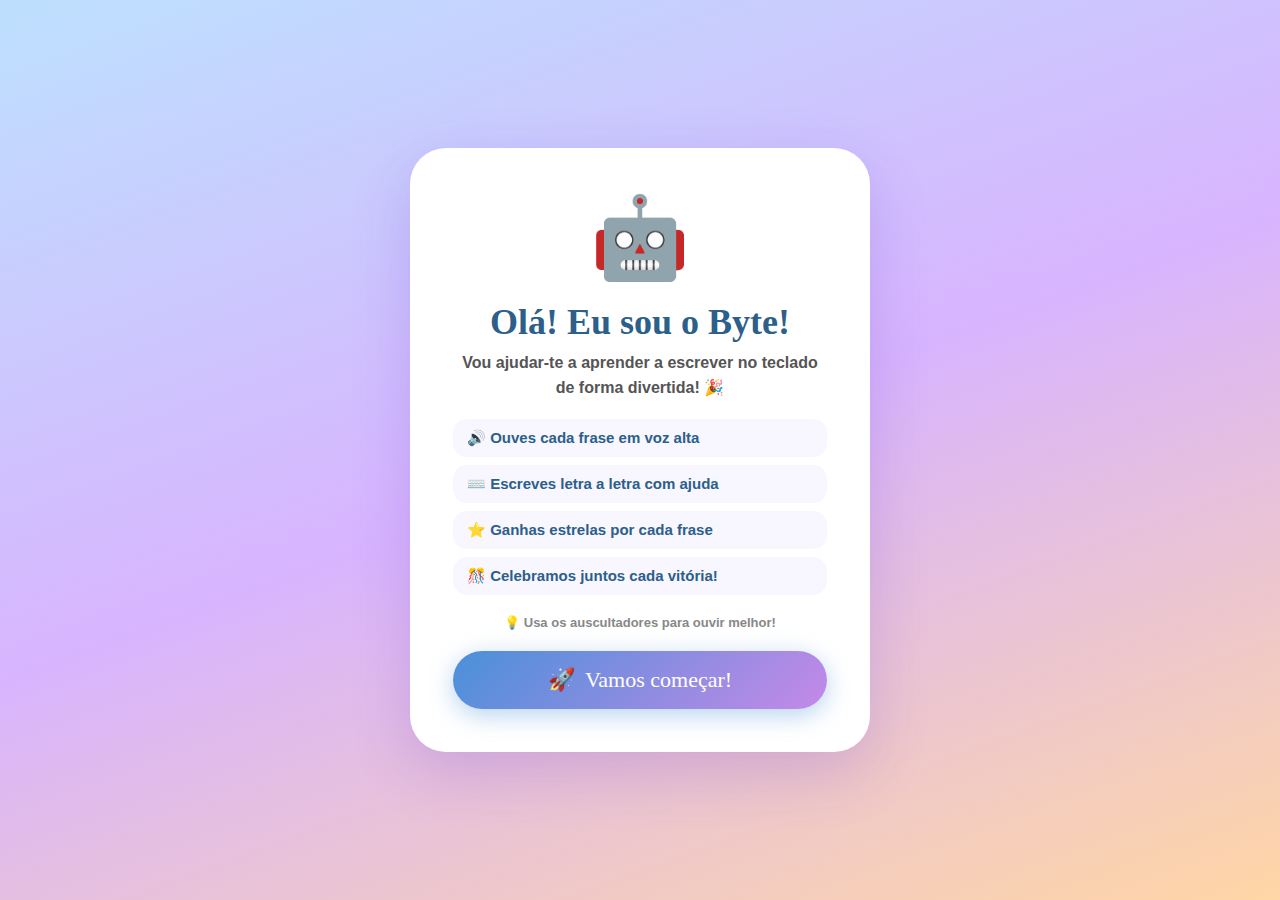
<file: index.html>
<!DOCTYPE html>
<html lang="pt">
<head>
<meta charset="UTF-8">
<meta name="viewport" content="width=device-width, initial-scale=1.0">
<title>Digita com o Byte! 🤖</title>
<link rel="stylesheet" href="styles.css">
</head>
<body>

<!-- Decorative blobs -->
<div class="blob blob-1"></div>
<div class="blob blob-2"></div>
<div class="blob blob-3"></div>

<!-- Stars -->
<div class="star" style="top:8%;left:10%;animation-delay:0s">⭐</div>
<div class="star" style="top:15%;right:12%;animation-delay:1s">✨</div>
<div class="star" style="top:60%;left:4%;animation-delay:2s">🌟</div>
<div class="star" style="top:75%;right:6%;animation-delay:0.5s">⭐</div>
<div class="star" style="top:35%;right:3%;animation-delay:1.8s">✨</div>

<!-- ══ INTRO SCREEN ══ -->
<div id="intro-screen">
  <div class="intro-card">
    <div style="font-size:80px;animation:celebBounce 1.5s ease-in-out infinite">🤖</div>
    <h2>Olá! Eu sou o Byte!</h2>
    <p>Vou ajudar-te a aprender a <strong>escrever no teclado</strong> de forma divertida! 🎉</p>
    <div class="intro-features">
      <div class="intro-feat">🔊 Ouves cada frase em voz alta</div>
      <div class="intro-feat">⌨️ Escreves letra a letra com ajuda</div>
      <div class="intro-feat">⭐ Ganhas estrelas por cada frase</div>
      <div class="intro-feat">🎊 Celebramos juntos cada vitória!</div>
    </div>
    <p style="font-size:13px;color:#888;margin-bottom:18px">💡 Usa os auscultadores para ouvir melhor!</p>
    
    <div class="intro-actions">
      <button class="intro-start secondary" id="btn-continue" style="display:none" onclick="continueGame()">
        <span>▶️</span> Continuar
      </button>
      <button class="intro-start" id="btn-start" onclick="startGame()">
        <span>🚀</span> Vamos começar!
      </button>
    </div>

  </div>
</div>

<!-- ══ MAIN APP ══ -->
<div id="app" style="display:none">
  <header>
    <h1 id="secret-open">⌨️ Digita com o <span>Byte</span>! 🤖</h1>
    <div class="header-tools">
      <button class="tool-btn" id="toggle-sound" type="button" aria-pressed="true">🔊 Som: Ligado</button>
      <button class="tool-btn" id="toggle-teacher" type="button" aria-pressed="false">👩‍🏫 Modo sala: Desligado</button>
      <button class="tool-btn" id="open-teacher-panel" type="button" title="Definições do professor">⚙️ Professor</button>
      <button class="tool-btn danger" id="reset-progress" type="button">🧹 Recomeçar</button>
    </div>

  </header>

  <!-- Progress -->
  <div class="progress-wrap">
    <span class="progress-label">📚 Progresso</span>
    <div class="progress-bar-outer">
      <div class="progress-bar-inner" id="progress-bar" style="width:0%"></div>
    </div>
    <span class="stars-count" id="stars-count">⭐ 0</span>
  </div>

  <!-- Level Selector -->
  <div id="level-selector" class="level-selector"></div>

  <!-- Main Panel -->
  <div class="main-panel">

    <!-- Byte Mascot -->
    <div class="byte-col" id="byte-col">
      <div class="byte-svg-wrap">
        <svg viewBox="0 0 110 130" xmlns="http://www.w3.org/2000/svg">
          <g class="byte-body-g">
            <!-- Antenna -->
            <line x1="55" y1="8" x2="55" y2="20" stroke="#4a90d9" stroke-width="3" stroke-linecap="round"/>
            <circle cx="55" cy="6" r="5" fill="#ffd93d" stroke="#e6b800" stroke-width="1.5"/>
            <!-- Head -->
            <rect x="22" y="20" width="66" height="52" rx="16" fill="#4a90d9" stroke="#2c5f8a" stroke-width="2"/>
            <!-- Screen/face area -->
            <rect x="28" y="26" width="54" height="36" rx="10" fill="#e8f4ff"/>
            <!-- Eyes -->
            <g class="byte-eye" style="transform-origin:39px 39px">
              <circle cx="39" cy="39" r="8" fill="white"/>
              <circle cx="39" cy="39" r="5" fill="#2c5f8a"/>
              <circle cx="41" cy="37" r="2" fill="white"/>
            </g>
            <g class="byte-eye" style="transform-origin:71px 39px">
              <circle cx="71" cy="39" r="8" fill="white"/>
              <circle cx="71" cy="39" r="5" fill="#2c5f8a"/>
              <circle cx="73" cy="37" r="2" fill="white"/>
            </g>
            <!-- Mouth (smile by default) -->
            <path id="byte-mouth" d="M 43 52 Q 55 62 67 52" stroke="#2c5f8a" stroke-width="2.5" fill="none" stroke-linecap="round"/>
            <!-- Ear buttons -->
            <circle cx="22" cy="45" r="5" fill="#ff6b6b" stroke="#c0392b" stroke-width="1.5"/>
            <circle cx="88" cy="45" r="5" fill="#4ecdc4" stroke="#16a085" stroke-width="1.5"/>
            <!-- Body -->
            <rect x="28" y="74" width="54" height="40" rx="12" fill="#4a90d9" stroke="#2c5f8a" stroke-width="2"/>
            <!-- Body panel -->
            <rect x="36" y="80" width="38" height="26" rx="8" fill="#3a80c9"/>
            <!-- Body lights -->
            <circle cx="44" cy="90" r="4" fill="#ffd93d"/>
            <circle cx="55" cy="90" r="4" fill="#ff6b6b"/>
            <circle cx="66" cy="90" r="4" fill="#4ecdc4"/>
            <!-- Arms -->
            <rect x="8" y="76" width="20" height="10" rx="5" fill="#4a90d9" stroke="#2c5f8a" stroke-width="1.5"/>
            <rect x="82" y="76" width="20" height="10" rx="5" fill="#4a90d9" stroke="#2c5f8a" stroke-width="1.5"/>
            <!-- Hands -->
            <circle cx="10" cy="81" r="6" fill="#ffd93d" stroke="#e6b800" stroke-width="1.5"/>
            <circle cx="100" cy="81" r="6" fill="#ffd93d" stroke="#e6b800" stroke-width="1.5"/>
            <!-- Legs -->
            <rect x="35" y="112" width="14" height="16" rx="6" fill="#3a80c9" stroke="#2c5f8a" stroke-width="1.5"/>
            <rect x="61" y="112" width="14" height="16" rx="6" fill="#3a80c9" stroke="#2c5f8a" stroke-width="1.5"/>
            <!-- Feet -->
            <rect x="32" y="124" width="20" height="8" rx="5" fill="#2c5f8a"/>
            <rect x="58" y="124" width="20" height="8" rx="5" fill="#2c5f8a"/>
          </g>
        </svg>
      </div>
      <div class="byte-bubble" id="byte-bubble">
        Olá! Estou pronto! 🎉
      </div>
    </div>

    <!-- Game Col -->
    <div class="game-col">

      <!-- Level + audio row -->
      <div style="display:flex;align-items:center;justify-content:space-between;flex-wrap:wrap;gap:10px;">
        <div class="level-badge" id="level-badge">📖 Letra: P</div>
        <button class="audio-btn" id="audio-btn" onclick="readSentence()">
          🔊 Ouvir frase
        </button>
      </div>

      <!-- Sentence display -->
      <div class="sentence-display">
        <div class="sentence-label">
          <span>📝</span> Frase a digitar:
        </div>
        <div class="sentence-chars" id="sentence-chars"></div>
      </div>

      <!-- Input -->
      <div class="input-area">
        <div class="input-label">✏️ Escreve aqui:</div>
        <div class="typing-input-wrap">
          <input type="text" id="typing-input"
            placeholder="Clica aqui e começa a digitar..."
            autocomplete="off" autocorrect="off" autocapitalize="off" spellcheck="false"
          />
          <span class="input-icon" id="input-icon">⌨️</span>
        </div>
        <!-- Next key hint -->
        <div class="next-key" id="next-key-hint">
          <span class="next-key-label">👉 Próxima tecla:</span>
          <div class="key-badge" id="next-key-badge">P</div>
        </div>
      </div>

      <!-- Buttons -->
      <div class="btn-row">
        <button class="btn btn-primary" onclick="readSentence()" id="btn-read">
          🔊 Repetir
        </button>
        <button class="btn btn-secondary" onclick="skipSentence()" id="btn-skip">
          ⏭️ Saltar
        </button>
        
        <button class="btn btn-secondary" onclick="restartSentence()">
          🔁 Recomeçar frase
        </button>
<button class="btn btn-secondary" onclick="clearInput()">
          🗑️ Apagar
        </button>
      </div>

      <!-- Mini scores -->
      <div class="mini-scores">
        <div class="score-chip">✅ <span id="correct-count">0</span> certas</div>
        <div class="score-chip">❌ <span id="error-count">0</span> erros</div>
        <div class="score-chip">📊 Nível <span id="cur-level">1</span>/<span id="total-levels">1</span></div>
      </div>

    </div>
  </div>

  <!-- Finish screen -->
  <div id="finish-screen">
    <div style="font-size:90px;animation:celebBounce 1s ease-in-out infinite">🏆</div>
    <h2>Parabéns, campeão! 🎉</h2>
    <p style="font-size:18px;font-weight:700;color:#555;margin-bottom:16px">Completaste todos os níveis!</p>
    <div style="font-size:40px;margin:16px 0" id="final-stars-display"></div>
    <div style="background:white;border-radius:24px;padding:24px;box-shadow:var(--shadow);max-width:360px;margin:0 auto 24px">
      <p style="font-size:22px;font-weight:800;color:var(--byte-dark)">
        ⭐ <span id="final-stars">0</span> estrelas conquistadas!
      </p>
      <p style="font-size:16px;color:#888;margin-top:6px;font-weight:600">
        ✅ <span id="final-correct">0</span> frases certas &nbsp;•&nbsp;
        ❌ <span id="final-errors">0</span> erros no total
      </p>
    </div>
    
    <div class="cert-box">
      <div class="cert-row">
        <label for="student-name" class="cert-label">🧒 Nome:</label>
        <input id="student-name" class="cert-input" type="text" placeholder="Escreve o teu nome" maxlength="32" />
      </div>
      <button class="intro-start secondary" style="max-width:300px;margin:10px auto 0" onclick="printCertificate()">
        🖨️ Imprimir certificado
      </button>
      <p class="cert-note">Dica: podes escrever o nome e imprimir para levar para casa.</p>
    </div>

<button class="intro-start" style="max-width:300px;margin:0 auto" onclick="restartGame()">
      🔄 Jogar outra vez!
    </button>
  </div>

</div>


<!-- ══ TEACHER PANEL (PIN) ══ -->
<div id="teacher-panel" class="modal" aria-hidden="true">
  <div class="modal-card" role="dialog" aria-modal="true" aria-labelledby="teacher-title">
    <div class="modal-head">
      <div>
        <div class="modal-title" id="teacher-title">⚙️ Painel do Professor</div>
        <div class="modal-sub">Estas opções ficam guardadas neste dispositivo.</div>
      </div>
      <button class="modal-close" type="button" onclick="closeTeacherPanel()">✖</button>
    </div>

    <div class="modal-grid">
      <label class="toggle">
        <input type="checkbox" id="opt-allow-skip">
        <span>Permitir “Saltar”</span>
      </label>

      <label class="toggle">
        <input type="checkbox" id="opt-show-nextkey" checked>
        <span>Mostrar “Próxima tecla”</span>
      </label>

      <label class="toggle">
        <input type="checkbox" id="opt-big-font">
        <span>Letra maior</span>
      </label>

      <label class="toggle">
        <input type="checkbox" id="opt-confetti" checked>
        <span>Confettis / celebração</span>
      </label>

      <label class="toggle">
        <input type="checkbox" id="opt-autospeak" checked>
        <span>Leitura automática do nível</span>
      </label>

      <label class="toggle">
        <input type="checkbox" id="opt-sound" checked>
        <span>Som (voz + beep)</span>
      </label>
    </div>

    <div class="modal-section">
      <div class="field">
        <label class="field-label" for="opt-school">🏫 Escola (no certificado)</label>
        <input class="field-input" id="opt-school" type="text" placeholder="Ex.: EB1/PE ..." maxlength="60">
      </div>
      <div class="field">
        <label class="field-label" for="opt-teacher-name">✍️ Nome do/a professor/a (no certificado)</label>
        <input class="field-input" id="opt-teacher-name" type="text" placeholder="Ex.: Prof.ª Carla Sofia" maxlength="60">
      </div>
    
    <div class="modal-section" style="margin-top:14px">
      <div class="field">
        <label class="field-label">✏️ Editor de Frases (um nível de cada vez)</label>
        <textarea id="editor-textarea" class="field-input" style="min-height:140px;resize:vertical"
        placeholder="Escreve uma frase por linha..."></textarea>
      </div>
      <div style="display:flex;gap:10px;flex-wrap:wrap;justify-content:center">
        <button class="intro-start secondary" type="button" onclick="loadLevelIntoEditor()">📥 Carregar nível atual</button>
        <button class="intro-start" type="button" onclick="applyEditorChanges()">✅ Aplicar alterações</button>
      </div>
      <p class="cert-note">Cada linha corresponde a uma frase. As alterações ficam guardadas neste computador.</p>
    </div>


    <div class="modal-actions">
      <button class="intro-start secondary" type="button" onclick="resetTeacherPin()">🔑 Alterar PIN</button>
      <button class="intro-start" type="button" onclick="saveTeacherPanel()">💾 Guardar</button>
    </div>
  </div>
</div>


<!-- ══ CELEBRATION OVERLAY ══ -->
<div id="celebration">
  <div class="celebration-card">
    <div class="celebration-emoji" id="celeb-emoji">🎉</div>
    <div class="celebration-title" id="celeb-title">Muito bem!</div>
    <div class="celebration-msg" id="celeb-msg">Conseguiste!</div>
    <div class="celebration-stars" id="celeb-stars">⭐⭐⭐</div>
    <button class="celebration-next" onclick="nextSentence()">
      Continuar! ➡️
    </button>
  </div>
</div>

<script src="content.js"></script>
<script src="game.js" defer></script>

  <!-- Rodapé Gaveta de Fichas -->
  <footer style="margin-top:40px;padding:20px 10px;text-align:center;font-weight:700;color:#2c5f8a">
    <div style="margin-bottom:8px">📚 Recursos criados por Gaveta de Fichas</div>
    <div style="display:flex;gap:16px;justify-content:center;flex-wrap:wrap">
      <a href="https://gavetadefichas.blogspot.com/" target="_blank" style="color:#2c5f8a;text-decoration:none">
        🌐 Blog Gaveta de Fichas
      </a>
      <a href="https://www.facebook.com/p/Gaveta-de-Fichas-100071380264004/" target="_blank" style="color:#2c5f8a;text-decoration:none">
        👍 Página Facebook
      </a>
    </div>
  </footer>

</body>
</html>
</file>
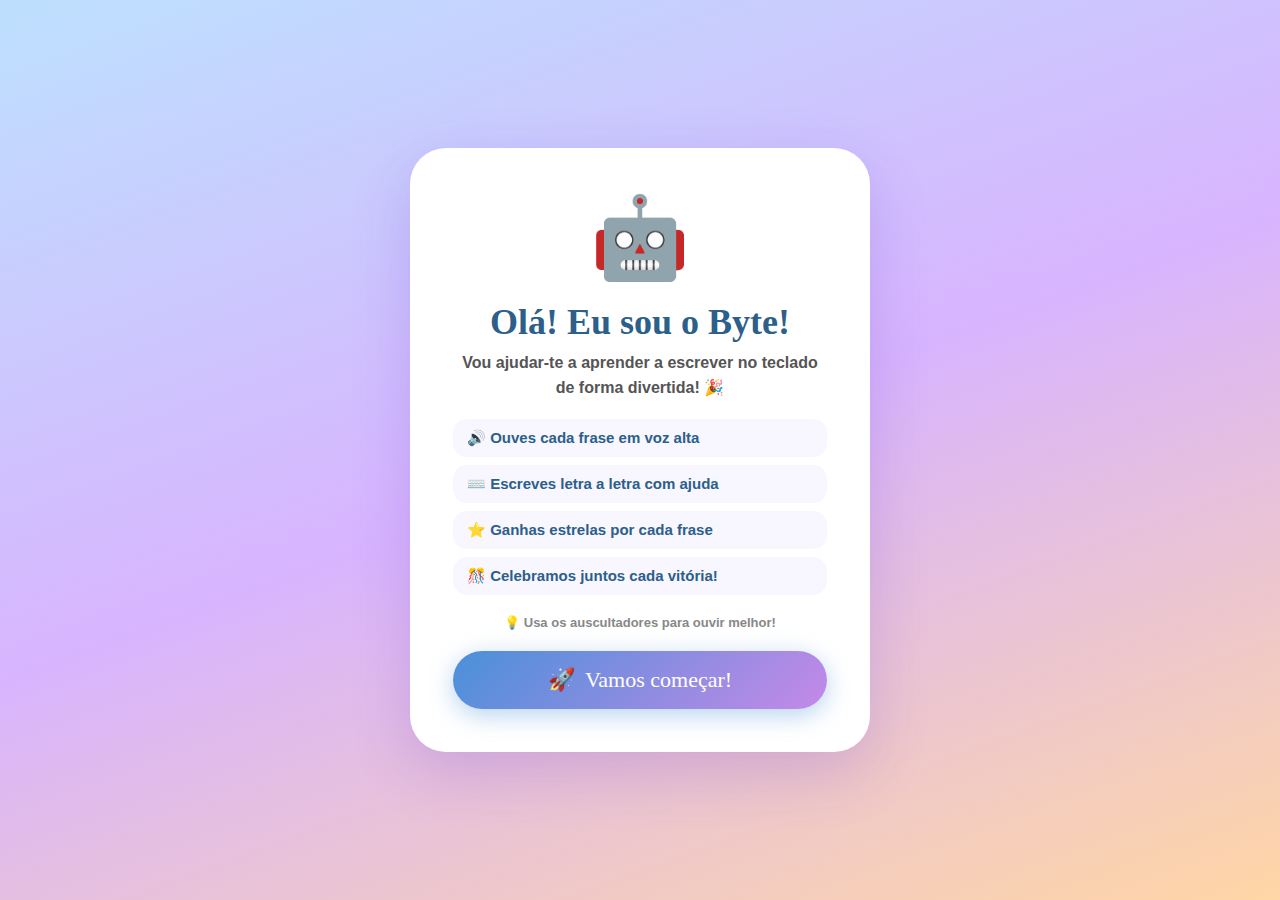
<file: byte-digitacao-melhorado-v5-editor/index.html>
<!DOCTYPE html>
<html lang="pt">
<head>
<meta charset="UTF-8">
<meta name="viewport" content="width=device-width, initial-scale=1.0">
<title>Digita com o Byte! 🤖</title>
<link rel="stylesheet" href="styles.css">
</head>
<body>

<!-- Decorative blobs -->
<div class="blob blob-1"></div>
<div class="blob blob-2"></div>
<div class="blob blob-3"></div>

<!-- Stars -->
<div class="star" style="top:8%;left:10%;animation-delay:0s">⭐</div>
<div class="star" style="top:15%;right:12%;animation-delay:1s">✨</div>
<div class="star" style="top:60%;left:4%;animation-delay:2s">🌟</div>
<div class="star" style="top:75%;right:6%;animation-delay:0.5s">⭐</div>
<div class="star" style="top:35%;right:3%;animation-delay:1.8s">✨</div>

<!-- ══ INTRO SCREEN ══ -->
<div id="intro-screen">
  <div class="intro-card">
    <div style="font-size:80px;animation:celebBounce 1.5s ease-in-out infinite">🤖</div>
    <h2>Olá! Eu sou o Byte!</h2>
    <p>Vou ajudar-te a aprender a <strong>escrever no teclado</strong> de forma divertida! 🎉</p>
    <div class="intro-features">
      <div class="intro-feat">🔊 Ouves cada frase em voz alta</div>
      <div class="intro-feat">⌨️ Escreves letra a letra com ajuda</div>
      <div class="intro-feat">⭐ Ganhas estrelas por cada frase</div>
      <div class="intro-feat">🎊 Celebramos juntos cada vitória!</div>
    </div>
    <p style="font-size:13px;color:#888;margin-bottom:18px">💡 Usa os auscultadores para ouvir melhor!</p>
    
    <div class="intro-actions">
      <button class="intro-start secondary" id="btn-continue" style="display:none" onclick="continueGame()">
        <span>▶️</span> Continuar
      </button>
      <button class="intro-start" id="btn-start" onclick="startGame()">
        <span>🚀</span> Vamos começar!
      </button>
    </div>

  </div>
</div>

<!-- ══ MAIN APP ══ -->
<div id="app" style="display:none">
  <header>
    <h1 id="secret-open">⌨️ Digita com o <span>Byte</span>! 🤖</h1>
    <div class="header-tools">
      <button class="tool-btn" id="toggle-sound" type="button" aria-pressed="true">🔊 Som: Ligado</button>
      <button class="tool-btn" id="toggle-teacher" type="button" aria-pressed="false">👩‍🏫 Modo sala: Desligado</button>
      <button class="tool-btn" id="open-teacher-panel" type="button" title="Definições do professor">⚙️ Professor</button>
      <button class="tool-btn danger" id="reset-progress" type="button">🧹 Recomeçar</button>
    </div>

  </header>

  <!-- Progress -->
  <div class="progress-wrap">
    <span class="progress-label">📚 Progresso</span>
    <div class="progress-bar-outer">
      <div class="progress-bar-inner" id="progress-bar" style="width:0%"></div>
    </div>
    <span class="stars-count" id="stars-count">⭐ 0</span>
  </div>

  <!-- Level Selector -->
  <div id="level-selector" class="level-selector"></div>

  <!-- Main Panel -->
  <div class="main-panel">

    <!-- Byte Mascot -->
    <div class="byte-col" id="byte-col">
      <div class="byte-svg-wrap">
        <svg viewBox="0 0 110 130" xmlns="http://www.w3.org/2000/svg">
          <g class="byte-body-g">
            <!-- Antenna -->
            <line x1="55" y1="8" x2="55" y2="20" stroke="#4a90d9" stroke-width="3" stroke-linecap="round"/>
            <circle cx="55" cy="6" r="5" fill="#ffd93d" stroke="#e6b800" stroke-width="1.5"/>
            <!-- Head -->
            <rect x="22" y="20" width="66" height="52" rx="16" fill="#4a90d9" stroke="#2c5f8a" stroke-width="2"/>
            <!-- Screen/face area -->
            <rect x="28" y="26" width="54" height="36" rx="10" fill="#e8f4ff"/>
            <!-- Eyes -->
            <g class="byte-eye" style="transform-origin:39px 39px">
              <circle cx="39" cy="39" r="8" fill="white"/>
              <circle cx="39" cy="39" r="5" fill="#2c5f8a"/>
              <circle cx="41" cy="37" r="2" fill="white"/>
            </g>
            <g class="byte-eye" style="transform-origin:71px 39px">
              <circle cx="71" cy="39" r="8" fill="white"/>
              <circle cx="71" cy="39" r="5" fill="#2c5f8a"/>
              <circle cx="73" cy="37" r="2" fill="white"/>
            </g>
            <!-- Mouth (smile by default) -->
            <path id="byte-mouth" d="M 43 52 Q 55 62 67 52" stroke="#2c5f8a" stroke-width="2.5" fill="none" stroke-linecap="round"/>
            <!-- Ear buttons -->
            <circle cx="22" cy="45" r="5" fill="#ff6b6b" stroke="#c0392b" stroke-width="1.5"/>
            <circle cx="88" cy="45" r="5" fill="#4ecdc4" stroke="#16a085" stroke-width="1.5"/>
            <!-- Body -->
            <rect x="28" y="74" width="54" height="40" rx="12" fill="#4a90d9" stroke="#2c5f8a" stroke-width="2"/>
            <!-- Body panel -->
            <rect x="36" y="80" width="38" height="26" rx="8" fill="#3a80c9"/>
            <!-- Body lights -->
            <circle cx="44" cy="90" r="4" fill="#ffd93d"/>
            <circle cx="55" cy="90" r="4" fill="#ff6b6b"/>
            <circle cx="66" cy="90" r="4" fill="#4ecdc4"/>
            <!-- Arms -->
            <rect x="8" y="76" width="20" height="10" rx="5" fill="#4a90d9" stroke="#2c5f8a" stroke-width="1.5"/>
            <rect x="82" y="76" width="20" height="10" rx="5" fill="#4a90d9" stroke="#2c5f8a" stroke-width="1.5"/>
            <!-- Hands -->
            <circle cx="10" cy="81" r="6" fill="#ffd93d" stroke="#e6b800" stroke-width="1.5"/>
            <circle cx="100" cy="81" r="6" fill="#ffd93d" stroke="#e6b800" stroke-width="1.5"/>
            <!-- Legs -->
            <rect x="35" y="112" width="14" height="16" rx="6" fill="#3a80c9" stroke="#2c5f8a" stroke-width="1.5"/>
            <rect x="61" y="112" width="14" height="16" rx="6" fill="#3a80c9" stroke="#2c5f8a" stroke-width="1.5"/>
            <!-- Feet -->
            <rect x="32" y="124" width="20" height="8" rx="5" fill="#2c5f8a"/>
            <rect x="58" y="124" width="20" height="8" rx="5" fill="#2c5f8a"/>
          </g>
        </svg>
      </div>
      <div class="byte-bubble" id="byte-bubble">
        Olá! Estou pronto! 🎉
      </div>
    </div>

    <!-- Game Col -->
    <div class="game-col">

      <!-- Level + audio row -->
      <div style="display:flex;align-items:center;justify-content:space-between;flex-wrap:wrap;gap:10px;">
        <div class="level-badge" id="level-badge">📖 Letra: P</div>
        <button class="audio-btn" id="audio-btn" onclick="readSentence()">
          🔊 Ouvir frase
        </button>
      </div>

      <!-- Sentence display -->
      <div class="sentence-display">
        <div class="sentence-label">
          <span>📝</span> Frase a digitar:
        </div>
        <div class="sentence-chars" id="sentence-chars"></div>
      </div>

      <!-- Input -->
      <div class="input-area">
        <div class="input-label">✏️ Escreve aqui:</div>
        <div class="typing-input-wrap">
          <input type="text" id="typing-input"
            placeholder="Clica aqui e começa a digitar..."
            autocomplete="off" autocorrect="off" autocapitalize="off" spellcheck="false"
          />
          <span class="input-icon" id="input-icon">⌨️</span>
        </div>
        <!-- Next key hint -->
        <div class="next-key" id="next-key-hint">
          <span class="next-key-label">👉 Próxima tecla:</span>
          <div class="key-badge" id="next-key-badge">P</div>
        </div>
      </div>

      <!-- Buttons -->
      <div class="btn-row">
        <button class="btn btn-primary" onclick="readSentence()" id="btn-read">
          🔊 Repetir
        </button>
        <button class="btn btn-secondary" onclick="skipSentence()" id="btn-skip">
          ⏭️ Saltar
        </button>
        
        <button class="btn btn-secondary" onclick="restartSentence()">
          🔁 Recomeçar frase
        </button>
<button class="btn btn-secondary" onclick="clearInput()">
          🗑️ Apagar
        </button>
      </div>

      <!-- Mini scores -->
      <div class="mini-scores">
        <div class="score-chip">✅ <span id="correct-count">0</span> certas</div>
        <div class="score-chip">❌ <span id="error-count">0</span> erros</div>
        <div class="score-chip">📊 Nível <span id="cur-level">1</span>/<span id="total-levels">1</span></div>
      </div>

    </div>
  </div>

  <!-- Finish screen -->
  <div id="finish-screen">
    <div style="font-size:90px;animation:celebBounce 1s ease-in-out infinite">🏆</div>
    <h2>Parabéns, campeão! 🎉</h2>
    <p style="font-size:18px;font-weight:700;color:#555;margin-bottom:16px">Completaste todos os níveis!</p>
    <div style="font-size:40px;margin:16px 0" id="final-stars-display"></div>
    <div style="background:white;border-radius:24px;padding:24px;box-shadow:var(--shadow);max-width:360px;margin:0 auto 24px">
      <p style="font-size:22px;font-weight:800;color:var(--byte-dark)">
        ⭐ <span id="final-stars">0</span> estrelas conquistadas!
      </p>
      <p style="font-size:16px;color:#888;margin-top:6px;font-weight:600">
        ✅ <span id="final-correct">0</span> frases certas &nbsp;•&nbsp;
        ❌ <span id="final-errors">0</span> erros no total
      </p>
    </div>
    
    <div class="cert-box">
      <div class="cert-row">
        <label for="student-name" class="cert-label">🧒 Nome:</label>
        <input id="student-name" class="cert-input" type="text" placeholder="Escreve o teu nome" maxlength="32" />
      </div>
      <button class="intro-start secondary" style="max-width:300px;margin:10px auto 0" onclick="printCertificate()">
        🖨️ Imprimir certificado
      </button>
      <p class="cert-note">Dica: podes escrever o nome e imprimir para levar para casa.</p>
    </div>

<button class="intro-start" style="max-width:300px;margin:0 auto" onclick="restartGame()">
      🔄 Jogar outra vez!
    </button>
  </div>

</div>


<!-- ══ TEACHER PANEL (PIN) ══ -->
<div id="teacher-panel" class="modal" aria-hidden="true">
  <div class="modal-card" role="dialog" aria-modal="true" aria-labelledby="teacher-title">
    <div class="modal-head">
      <div>
        <div class="modal-title" id="teacher-title">⚙️ Painel do Professor</div>
        <div class="modal-sub">Estas opções ficam guardadas neste dispositivo.</div>
      </div>
      <button class="modal-close" type="button" onclick="closeTeacherPanel()">✖</button>
    </div>

    <div class="modal-grid">
      <label class="toggle">
        <input type="checkbox" id="opt-allow-skip">
        <span>Permitir “Saltar”</span>
      </label>

      <label class="toggle">
        <input type="checkbox" id="opt-show-nextkey" checked>
        <span>Mostrar “Próxima tecla”</span>
      </label>

      <label class="toggle">
        <input type="checkbox" id="opt-big-font">
        <span>Letra maior</span>
      </label>

      <label class="toggle">
        <input type="checkbox" id="opt-confetti" checked>
        <span>Confettis / celebração</span>
      </label>

      <label class="toggle">
        <input type="checkbox" id="opt-autospeak" checked>
        <span>Leitura automática do nível</span>
      </label>

      <label class="toggle">
        <input type="checkbox" id="opt-sound" checked>
        <span>Som (voz + beep)</span>
      </label>
    </div>

    <div class="modal-section">
      <div class="field">
        <label class="field-label" for="opt-school">🏫 Escola (no certificado)</label>
        <input class="field-input" id="opt-school" type="text" placeholder="Ex.: EB1/PE ..." maxlength="60">
      </div>
      <div class="field">
        <label class="field-label" for="opt-teacher-name">✍️ Nome do/a professor/a (no certificado)</label>
        <input class="field-input" id="opt-teacher-name" type="text" placeholder="Ex.: Prof.ª Carla Sofia" maxlength="60">
      </div>
    
    <div class="modal-section" style="margin-top:14px">
      <div class="field">
        <label class="field-label">✏️ Editor de Frases (um nível de cada vez)</label>
        <textarea id="editor-textarea" class="field-input" style="min-height:140px;resize:vertical"
        placeholder="Escreve uma frase por linha..."></textarea>
      </div>
      <div style="display:flex;gap:10px;flex-wrap:wrap;justify-content:center">
        <button class="intro-start secondary" type="button" onclick="loadLevelIntoEditor()">📥 Carregar nível atual</button>
        <button class="intro-start" type="button" onclick="applyEditorChanges()">✅ Aplicar alterações</button>
      </div>
      <p class="cert-note">Cada linha corresponde a uma frase. As alterações ficam guardadas neste computador.</p>
    </div>


    <div class="modal-actions">
      <button class="intro-start secondary" type="button" onclick="resetTeacherPin()">🔑 Alterar PIN</button>
      <button class="intro-start" type="button" onclick="saveTeacherPanel()">💾 Guardar</button>
    </div>
  </div>
</div>


<!-- ══ CELEBRATION OVERLAY ══ -->
<div id="celebration">
  <div class="celebration-card">
    <div class="celebration-emoji" id="celeb-emoji">🎉</div>
    <div class="celebration-title" id="celeb-title">Muito bem!</div>
    <div class="celebration-msg" id="celeb-msg">Conseguiste!</div>
    <div class="celebration-stars" id="celeb-stars">⭐⭐⭐</div>
    <button class="celebration-next" onclick="nextSentence()">
      Continuar! ➡️
    </button>
  </div>
</div>

<script src="content.js"></script>
<script src="game.js" defer></script>
</body>
</html>
</file>
<file: styles.css>
:root {
    --sky: #e0f4ff;
    --cloud: #ffffff;
    --coral: #ff6b6b;
    --mint: #4ecdc4;
    --sun: #ffd93d;
    --lavender: #c589e8;
    --byte-blue: #4a90d9;
    --byte-dark: #2c5f8a;
    --grass: #6bcb77;
    --bg-grad: linear-gradient(160deg, #bde0fe 0%, #d8b4fe 50%, #ffd6a5 100%);
    --card-bg: rgba(255,255,255,0.88);
    --shadow: 0 8px 32px rgba(80,40,120,0.13);
    --radius: 28px;
  }

  * { box-sizing: border-box; margin: 0; padding: 0; }

  body {
    font-family: 'Nunito', sans-serif;
    background: var(--bg-grad);
    min-height: 100vh;
    overflow-x: hidden;
    position: relative;
  }

  /* Floating decorative blobs */
  .blob {
    position: fixed;
    border-radius: 50%;
    opacity: 0.18;
    pointer-events: none;
    animation: floatBlob 8s ease-in-out infinite;
    z-index: 0;
  }
  .blob-1 { width: 300px; height: 300px; background: #ff6b6b; top: -80px; left: -80px; animation-delay: 0s; }
  .blob-2 { width: 200px; height: 200px; background: #4ecdc4; bottom: 50px; right: -60px; animation-delay: 3s; }
  .blob-3 { width: 150px; height: 150px; background: #ffd93d; bottom: 200px; left: 50px; animation-delay: 1.5s; }
  @keyframes floatBlob {
    0%, 100% { transform: translateY(0) scale(1); }
    50% { transform: translateY(-20px) scale(1.05); }
  }

  /* Stars in background */
  .star {
    position: fixed;
    pointer-events: none;
    z-index: 0;
    font-size: 22px;
    animation: twinkle 3s ease-in-out infinite;
    opacity: 0.4;
  }
  @keyframes twinkle {
    0%, 100% { opacity: 0.4; transform: scale(1) rotate(0deg); }
    50% { opacity: 0.8; transform: scale(1.2) rotate(10deg); }
  }

  #app {
    position: relative;
    z-index: 1;
    max-width: 820px;
    margin: 0 auto;
    padding: 20px 16px 60px;
    min-height: 100vh;
    display: flex;
    flex-direction: column;
    gap: 18px;
  }

  /* ── HEADER ── */
  header {
    text-align: center;
    padding: 10px 0;
  }
  header h1 {
    font-family: 'Fredoka One', cursive;
    font-size: clamp(28px, 6vw, 46px);
    color: var(--byte-dark);
    text-shadow: 3px 3px 0 rgba(255,255,255,0.6);
    letter-spacing: 1px;
    line-height: 1.1;
  }
  header h1 span { color: var(--coral); }

  /* ── PROGRESS BAR ── */
  .progress-wrap {
    background: rgba(255,255,255,0.6);
    border-radius: 50px;
    padding: 6px 14px;
    display: flex;
    align-items: center;
    gap: 12px;
    box-shadow: var(--shadow);
  }
  .progress-label {
    font-weight: 800;
    font-size: 14px;
    color: var(--byte-dark);
    white-space: nowrap;
  }
  .progress-bar-outer {
    flex: 1;
    height: 14px;
    background: rgba(200,200,255,0.4);
    border-radius: 50px;
    overflow: hidden;
  }
  .progress-bar-inner {
    height: 100%;
    background: linear-gradient(90deg, var(--mint), var(--lavender));
    border-radius: 50px;
    transition: width 0.5s cubic-bezier(.34,1.56,.64,1);
  }
  .stars-count {
    font-family: 'Fredoka One', cursive;
    font-size: 18px;
    color: var(--sun);
    text-shadow: 1px 1px 0 #c97d00;
  }

  /* ── MAIN PANEL ── */
  .main-panel {
    background: var(--card-bg);
    border-radius: var(--radius);
    box-shadow: var(--shadow);
    padding: 28px 28px 24px;
    display: flex;
    gap: 24px;
    align-items: flex-start;
    backdrop-filter: blur(10px);
    border: 2.5px solid rgba(255,255,255,0.7);
    position: relative;
    overflow: hidden;
  }
  .main-panel::before {
    content: '';
    position: absolute;
    top: 0; left: 0; right: 0;
    height: 5px;
    background: linear-gradient(90deg, var(--coral), var(--lavender), var(--mint), var(--sun));
  }

  /* ── BYTE MASCOT ── */
  .byte-col {
    display: flex;
    flex-direction: column;
    align-items: center;
    gap: 10px;
    flex-shrink: 0;
    width: 130px;
  }
  .byte-svg-wrap {
    width: 110px;
    height: 130px;
    position: relative;
  }
  .byte-svg-wrap svg {
    width: 100%;
    height: 100%;
    filter: drop-shadow(0 6px 12px rgba(74,144,217,0.3));
  }

  /* Byte idle bounce */
  .byte-body-g { animation: byteIdle 2.2s ease-in-out infinite; transform-origin: 50% 80%; }
  @keyframes byteIdle {
    0%, 100% { transform: translateY(0); }
    50% { transform: translateY(-5px); }
  }
  /* Byte happy dance */
  .byte-happy .byte-body-g { animation: byteHappy 0.3s ease-in-out infinite; }
  @keyframes byteHappy {
    0%, 100% { transform: rotate(-4deg) translateY(0); }
    50% { transform: rotate(4deg) translateY(-4px); }
  }
  /* Byte shake (error) */
  .byte-error .byte-svg-wrap { animation: byteShake 0.4s ease; }
  @keyframes byteShake {
    0%, 100% { transform: translateX(0); }
    20% { transform: translateX(-6px); }
    40% { transform: translateX(6px); }
    60% { transform: translateX(-4px); }
    80% { transform: translateX(4px); }
  }

  /* Eye blink */
  .byte-eye { animation: eyeBlink 4s ease-in-out infinite; }
  .byte-eye:nth-child(2) { animation-delay: 0.1s; }
  @keyframes eyeBlink {
    0%, 90%, 100% { transform: scaleY(1); }
    95% { transform: scaleY(0.05); }
  }

  /* Speech bubble */
  .byte-bubble {
    background: white;
    border-radius: 18px;
    padding: 10px 13px;
    font-size: 13px;
    font-weight: 700;
    color: var(--byte-dark);
    text-align: center;
    box-shadow: 0 3px 12px rgba(0,0,0,0.1);
    border: 2px solid var(--byte-blue);
    position: relative;
    line-height: 1.35;
    max-width: 120px;
    animation: bubblePop 0.3s cubic-bezier(.34,1.56,.64,1);
  }
  .byte-bubble::before {
    content: '';
    position: absolute;
    top: -12px;
    left: 50%;
    transform: translateX(-50%);
    border: 6px solid transparent;
    border-bottom-color: var(--byte-blue);
  }
  .byte-bubble::after {
    content: '';
    position: absolute;
    top: -9px;
    left: 50%;
    transform: translateX(-50%);
    border: 5px solid transparent;
    border-bottom-color: white;
  }
  @keyframes bubblePop {
    from { transform: scale(0.6); opacity: 0; }
    to { transform: scale(1); opacity: 1; }
  }

  /* ── GAME COL ── */
  .game-col { flex: 1; display: flex; flex-direction: column; gap: 18px; }

  /* Level badge */
  .level-badge {
    display: inline-flex;
    align-items: center;
    gap: 6px;
    background: linear-gradient(135deg, var(--lavender), var(--byte-blue));
    color: white;
    font-family: 'Fredoka One', cursive;
    font-size: 15px;
    padding: 5px 16px;
    border-radius: 50px;
    box-shadow: 0 3px 10px rgba(100,60,180,0.25);
  }

  /* Sentence display */
  .sentence-display {
    background: linear-gradient(135deg, #f0f9ff, #e8f4ff);
    border-radius: 18px;
    padding: 18px 20px;
    border: 2px solid rgba(74,144,217,0.2);
    position: relative;
  }
  .sentence-label {
    font-size: 12px;
    font-weight: 800;
    color: var(--byte-blue);
    text-transform: uppercase;
    letter-spacing: 1px;
    margin-bottom: 10px;
    display: flex;
    align-items: center;
    gap: 6px;
  }
  .sentence-chars {
    display: flex;
    flex-wrap: wrap;
    gap: 3px;
    align-items: baseline;
    line-height: 1;
  }
  .char-box {
    font-family: 'Fredoka One', cursive;
    font-size: clamp(22px, 4vw, 30px);
    color: #b0bec5;
    transition: all 0.15s;
    position: relative;
    padding: 0 1px;
    display: inline-block;
  }
  .char-box.typed { color: var(--mint); }
  .char-box.current {
    color: var(--coral);
    animation: charPulse 0.8s ease-in-out infinite;
  }
  .char-box.current::after {
    content: '';
    position: absolute;
    bottom: -3px;
    left: 0;
    right: 0;
    height: 3px;
    background: var(--coral);
    border-radius: 2px;
    animation: charPulse 0.8s ease-in-out infinite;
  }
  .char-box.space { width: 14px; }
  .char-box.wrong-flash {
    color: var(--coral);
    animation: wrongFlash 0.35s ease;
  }
  @keyframes charPulse {
    0%, 100% { opacity: 1; }
    50% { opacity: 0.4; }
  }
  @keyframes wrongFlash {
    0%, 100% { transform: scale(1); }
    50% { transform: scale(1.3); color: var(--coral); }
  }

  /* Audio button */
  .audio-btn {
    display: flex;
    align-items: center;
    gap: 7px;
    background: linear-gradient(135deg, var(--sun), #ffb347);
    border: none;
    border-radius: 50px;
    padding: 9px 18px;
    font-family: 'Nunito', sans-serif;
    font-weight: 800;
    font-size: 14px;
    color: #6b3a00;
    cursor: pointer;
    box-shadow: 0 4px 12px rgba(255,170,0,0.3);
    transition: transform 0.15s, box-shadow 0.15s;
    align-self: flex-start;
  }
  .audio-btn:hover { transform: translateY(-2px) scale(1.03); box-shadow: 0 6px 18px rgba(255,170,0,0.4); }
  .audio-btn:active { transform: scale(0.97); }
  .audio-btn.playing { animation: audioPulse 0.6s ease-in-out infinite; }
  @keyframes audioPulse {
    0%, 100% { box-shadow: 0 4px 12px rgba(255,170,0,0.3); }
    50% { box-shadow: 0 4px 24px rgba(255,170,0,0.7); }
  }

  /* ── INPUT AREA ── */
  .input-area {
    display: flex;
    flex-direction: column;
    gap: 10px;
  }
  .input-label {
    font-size: 12px;
    font-weight: 800;
    color: #666;
    text-transform: uppercase;
    letter-spacing: 1px;
  }
  .typing-input-wrap {
    position: relative;
  }
  #typing-input {
    width: 100%;
    padding: 16px 56px 16px 20px;
    border-radius: 16px;
    border: 3px solid rgba(74,144,217,0.3);
    background: white;
    font-family: 'Fredoka One', cursive;
    font-size: clamp(18px, 3.5vw, 24px);
    color: var(--byte-dark);
    outline: none;
    transition: border-color 0.2s, box-shadow 0.2s;
    letter-spacing: 1px;
    box-shadow: inset 0 2px 6px rgba(0,0,0,0.04);
  }
  #typing-input:focus {
    border-color: var(--byte-blue);
    box-shadow: 0 0 0 4px rgba(74,144,217,0.15), inset 0 2px 6px rgba(0,0,0,0.04);
  }
  #typing-input.correct { border-color: var(--mint); box-shadow: 0 0 0 4px rgba(78,205,196,0.2); }
  #typing-input.incorrect { border-color: var(--coral); box-shadow: 0 0 0 4px rgba(255,107,107,0.2); animation: inputShake 0.3s ease; }
  @keyframes inputShake {
    0%, 100% { transform: translateX(0); }
    25% { transform: translateX(-5px); }
    75% { transform: translateX(5px); }
  }
  .input-icon {
    position: absolute;
    right: 16px;
    top: 50%;
    transform: translateY(-50%);
    font-size: 24px;
    pointer-events: none;
    transition: all 0.2s;
  }

  /* ── NEXT KEY HINT ── */
  .next-key {
    display: flex;
    align-items: center;
    gap: 10px;
    padding: 8px 16px;
    background: rgba(255,255,255,0.7);
    border-radius: 12px;
    border: 2px dashed rgba(74,144,217,0.3);
  }
  .next-key-label {
    font-size: 13px;
    font-weight: 700;
    color: #888;
  }
  .key-badge {
    font-family: 'Fredoka One', cursive;
    font-size: 20px;
    background: linear-gradient(135deg, var(--coral), #ff8e53);
    color: white;
    width: 42px;
    height: 42px;
    border-radius: 10px;
    display: flex;
    align-items: center;
    justify-content: center;
    box-shadow: 0 4px 0 rgba(180,50,50,0.3);
    animation: keyBounce 0.8s ease-in-out infinite;
  }
  @keyframes keyBounce {
    0%, 100% { transform: translateY(0); }
    50% { transform: translateY(-4px); }
  }
  .key-badge.space-key {
    font-size: 13px;
    width: auto;
    padding: 0 12px;
    background: linear-gradient(135deg, var(--lavender), #a855f7);
  }

  /* ── BUTTONS ROW ── */
  .btn-row {
    display: flex;
    gap: 10px;
    flex-wrap: wrap;
  }
  .btn {
    font-family: 'Nunito', sans-serif;
    font-weight: 800;
    font-size: 15px;
    border: none;
    border-radius: 50px;
    padding: 10px 22px;
    cursor: pointer;
    transition: transform 0.15s, box-shadow 0.15s;
    display: flex;
    align-items: center;
    gap: 7px;
  }
  .btn:hover { transform: translateY(-2px); }
  .btn:active { transform: scale(0.96); }
  .btn-primary {
    background: linear-gradient(135deg, var(--byte-blue), var(--lavender));
    color: white;
    box-shadow: 0 4px 14px rgba(74,144,217,0.35);
  }
  .btn-secondary {
    background: rgba(255,255,255,0.8);
    color: var(--byte-dark);
    border: 2px solid rgba(74,144,217,0.25);
    box-shadow: 0 2px 8px rgba(0,0,0,0.07);
  }
  .btn-skip {
    background: linear-gradient(135deg, #f9c74f, #f8961e);
    color: white;
    box-shadow: 0 4px 14px rgba(249,199,79,0.4);
  }
  .btn:disabled { opacity: 0.5; pointer-events: none; }

  /* ── LEVEL SELECTOR ── */
  .level-selector {
    display: flex;
    gap: 8px;
    flex-wrap: wrap;
  }
  .level-btn {
    font-family: 'Fredoka One', cursive;
    font-size: 14px;
    padding: 6px 14px;
    border-radius: 50px;
    border: 2.5px solid rgba(74,144,217,0.3);
    background: rgba(255,255,255,0.7);
    color: var(--byte-dark);
    cursor: pointer;
    transition: all 0.2s;
    display: flex;
    align-items: center;
    gap: 5px;
  }
  .level-btn:hover { border-color: var(--byte-blue); background: white; transform: translateY(-1px); }
  .level-btn.active {
    background: linear-gradient(135deg, var(--byte-blue), var(--lavender));
    color: white;
    border-color: transparent;
    box-shadow: 0 3px 10px rgba(74,144,217,0.35);
  }
  .level-btn.done { background: linear-gradient(135deg, var(--mint), #27ae60); color: white; border-color: transparent; }

  /* ── CELEBRATION OVERLAY ── */
  #celebration {
    position: fixed;
    inset: 0;
    background: rgba(200,150,255,0.15);
    backdrop-filter: blur(4px);
    display: flex;
    align-items: center;
    justify-content: center;
    z-index: 100;
    opacity: 0;
    pointer-events: none;
    transition: opacity 0.3s;
  }
  #celebration.show { opacity: 1; pointer-events: all; }
  .celebration-card {
    background: white;
    border-radius: 32px;
    padding: 40px 50px;
    text-align: center;
    box-shadow: 0 20px 60px rgba(100,50,200,0.25);
    border: 4px solid var(--sun);
    transform: scale(0.7);
    transition: transform 0.4s cubic-bezier(.34,1.56,.64,1);
    max-width: 380px;
    width: 90%;
  }
  #celebration.show .celebration-card { transform: scale(1); }
  .celebration-emoji { font-size: 64px; animation: celebBounce 0.6s ease-in-out infinite; }
  @keyframes celebBounce {
    0%, 100% { transform: translateY(0) rotate(-5deg); }
    50% { transform: translateY(-12px) rotate(5deg); }
  }
  .celebration-title {
    font-family: 'Fredoka One', cursive;
    font-size: 32px;
    color: var(--byte-dark);
    margin: 12px 0 6px;
  }
  .celebration-msg {
    font-size: 16px;
    color: #666;
    font-weight: 600;
  }
  .celebration-stars { font-size: 36px; margin: 14px 0; letter-spacing: 6px; }
  .celebration-next {
    margin-top: 22px;
    background: linear-gradient(135deg, var(--coral), #ff8e53);
    color: white;
    border: none;
    border-radius: 50px;
    padding: 14px 32px;
    font-family: 'Fredoka One', cursive;
    font-size: 20px;
    cursor: pointer;
    box-shadow: 0 6px 20px rgba(255,107,107,0.4);
    transition: transform 0.15s;
    display: inline-flex;
    align-items: center;
    gap: 8px;
  }
  .celebration-next:hover { transform: scale(1.05); }

  /* ── CONFETTI PARTICLES ── */
  .confetti {
    position: fixed;
    width: 10px;
    height: 10px;
    border-radius: 2px;
    pointer-events: none;
    z-index: 99;
    animation: confettiFall linear forwards;
  }
  @keyframes confettiFall {
    0% { transform: translateY(-20px) rotate(0deg); opacity: 1; }
    100% { transform: translateY(100vh) rotate(720deg); opacity: 0; }
  }

  /* ── MINI SCORE PANEL ── */
  .mini-scores {
    display: flex;
    gap: 10px;
    flex-wrap: wrap;
  }
  .score-chip {
    background: rgba(255,255,255,0.8);
    border-radius: 50px;
    padding: 7px 16px;
    font-family: 'Fredoka One', cursive;
    font-size: 16px;
    color: var(--byte-dark);
    box-shadow: 0 2px 8px rgba(0,0,0,0.08);
    display: flex;
    align-items: center;
    gap: 6px;
    border: 2px solid rgba(255,255,255,0.9);
  }

  /* ── INTRO SCREEN ── */
  #intro-screen {
    position: fixed;
    inset: 0;
    z-index: 200;
    display: flex;
    align-items: center;
    justify-content: center;
    background: var(--bg-grad);
  }
  .intro-card {
    background: white;
    border-radius: 36px;
    padding: 40px;
    text-align: center;
    max-width: 460px;
    width: 92%;
    box-shadow: 0 20px 60px rgba(100,50,200,0.2);
    border: 3px solid rgba(255,255,255,0.8);
    animation: introSlide 0.5s cubic-bezier(.34,1.56,.64,1);
  }
  @keyframes introSlide {
    from { transform: translateY(40px) scale(0.9); opacity: 0; }
    to { transform: translateY(0) scale(1); opacity: 1; }
  }
  .intro-card h2 {
    font-family: 'Fredoka One', cursive;
    font-size: 36px;
    color: var(--byte-dark);
    margin: 16px 0 8px;
  }
  .intro-card p {
    font-size: 16px;
    color: #555;
    font-weight: 600;
    line-height: 1.55;
    margin-bottom: 6px;
  }
  .intro-features {
    display: flex;
    flex-direction: column;
    gap: 8px;
    margin: 18px 0;
    text-align: left;
  }
  .intro-feat {
    display: flex;
    align-items: center;
    gap: 10px;
    background: #f8f6ff;
    padding: 10px 14px;
    border-radius: 14px;
    font-size: 15px;
    font-weight: 700;
    color: var(--byte-dark);
  }
  .intro-start {
    background: linear-gradient(135deg, var(--byte-blue), var(--lavender));
    color: white;
    border: none;
    border-radius: 50px;
    padding: 16px 40px;
    font-family: 'Fredoka One', cursive;
    font-size: 22px;
    cursor: pointer;
    box-shadow: 0 6px 24px rgba(74,144,217,0.4);
    transition: transform 0.15s;
    width: 100%;
    display: flex;
    align-items: center;
    justify-content: center;
    gap: 10px;
  }
  .intro-start:hover { transform: scale(1.03); }

  /* ── FINISH SCREEN ── */
  #finish-screen {
    display: none;
    text-align: center;
    padding: 40px 20px;
    animation: introSlide 0.5s ease forwards;
  }
  #finish-screen.show { display: block; }
  #finish-screen h2 {
    font-family: 'Fredoka One', cursive;
    font-size: clamp(28px, 6vw, 42px);
    color: var(--byte-dark);
    margin: 16px 0;
  }

  /* ── UTILITY ── */
  .hidden { display: none !important; }

  @media (max-width: 600px) {
    .main-panel { flex-direction: column; align-items: center; }
    .byte-col { width: 100%; flex-direction: row; justify-content: center; align-items: flex-start; }
    .byte-bubble { max-width: 180px; }
  }


.header-tools{
  display:flex;
  gap:10px;
  align-items:center;
  justify-content:center;
  flex-wrap:wrap;
  margin-top:10px;
}
.tool-btn{
  border:none;
  border-radius:999px;
  padding:10px 14px;
  font-weight:800;
  cursor:pointer;
  box-shadow: var(--shadow);
  background:white;
  color: var(--byte-dark);
  transition: transform .08s ease, opacity .2s ease;
}
.tool-btn:active{ transform: scale(0.98); }
.tool-btn.danger{
  background: #fff1f1;
  color: #b42318;
}
.intro-actions{
  display:flex;
  gap:12px;
  flex-wrap:wrap;
  justify-content:center;
}
.intro-start.secondary{
  background: white;
  color: var(--byte-dark);
  border: 3px solid rgba(74,144,217,.25);
}
body.teacher-mode .star,
body.teacher-mode #celebration,
body.teacher-mode .blob,
body.teacher-mode .floaty{
  animation: none !important;
}
body.teacher-mode .confetti{
  display:none !important;
}



/* Certificado (fim do jogo) */
.cert-box{
  max-width:420px;
  margin: 0 auto 18px;
  background: rgba(255,255,255,.9);
  border-radius: 24px;
  padding: 16px;
  box-shadow: var(--shadow);
}
.cert-row{
  display:flex;
  gap:10px;
  align-items:center;
  justify-content:center;
  flex-wrap:wrap;
}
.cert-label{
  font-weight:900;
  color: var(--byte-dark);
}
.cert-input{
  border: 3px solid rgba(74,144,217,.25);
  border-radius: 18px;
  padding: 10px 12px;
  font-weight:800;
  font-size:16px;
  outline:none;
  min-width: 220px;
}
.cert-input:focus{
  border-color: rgba(74,144,217,.55);
}
.cert-note{
  margin: 10px 0 0;
  font-size: 12px;
  color: #777;
  font-weight: 700;
}



/* ──────────────────────────────────────────────
   Painel do Professor (modal)
────────────────────────────────────────────── */
.modal{
  position: fixed;
  inset: 0;
  background: rgba(0,0,0,.35);
  display:none;
  align-items:center;
  justify-content:center;
  padding: 18px;
  z-index: 9999;
}
.modal.open{ display:flex; }
.modal-card{
  width: min(720px, 100%);
  background: white;
  border-radius: 26px;
  box-shadow: var(--shadow);
  padding: 18px;
}
.modal-head{
  display:flex;
  align-items:flex-start;
  justify-content:space-between;
  gap: 12px;
}
.modal-title{
  font-weight: 1000;
  color: var(--byte-dark);
  font-size: 22px;
}
.modal-sub{
  margin-top: 2px;
  color:#666;
  font-weight: 700;
  font-size: 13px;
}
.modal-close{
  border:none;
  background: rgba(0,0,0,.05);
  border-radius: 999px;
  padding: 10px 12px;
  cursor:pointer;
  font-weight: 900;
}
.modal-grid{
  display:grid;
  grid-template-columns: repeat(2, minmax(0, 1fr));
  gap: 10px;
  margin: 16px 0 14px;
}
@media (max-width: 560px){
  .modal-grid{ grid-template-columns: 1fr; }
}
.toggle{
  display:flex;
  gap: 10px;
  align-items:center;
  background: rgba(224,244,255,.55);
  border-radius: 18px;
  padding: 12px 12px;
  font-weight: 900;
  color: #24465f;
}
.toggle input{ width: 20px; height: 20px; }
.modal-section{
  background: rgba(255,255,255,.7);
  border-radius: 18px;
  padding: 12px;
  border: 2px solid rgba(44,95,138,.12);
}
.field{ margin: 10px 0; }
.field-label{
  display:block;
  font-weight: 900;
  color: var(--byte-dark);
  margin-bottom: 6px;
}
.field-input{
  width: 100%;
  border: 3px solid rgba(74,144,217,.25);
  border-radius: 18px;
  padding: 10px 12px;
  font-weight: 800;
  font-size: 15px;
  outline:none;
}
.field-input:focus{ border-color: rgba(74,144,217,.55); }
.modal-actions{
  display:flex;
  gap: 12px;
  justify-content:center;
  flex-wrap:wrap;
  margin-top: 14px;
}

/* Letra maior (sala) */
body.big-font .sentence-chars{ font-size: 34px; }
body.big-font .typing-input-wrap input{ font-size: 22px; }
body.big-font .byte-bubble{ font-size: 16px; }
.gaveta-footer {
  position: fixed;
  bottom: 10px;
  right: 15px;
  font-size: 12px;
  font-weight: 700;
  opacity: 0.6;
  z-index: 9999;
}

 /* ── FOOTER ── */
  footer {
.gaveta-footer a {
  text-decoration: none;
  color: #2c5f8a;
}

.gaveta-footer a:hover {
  opacity: 1;
}
</file>
<file: byte-digitacao-melhorado-v5-editor/styles.css>
:root {
    --sky: #e0f4ff;
    --cloud: #ffffff;
    --coral: #ff6b6b;
    --mint: #4ecdc4;
    --sun: #ffd93d;
    --lavender: #c589e8;
    --byte-blue: #4a90d9;
    --byte-dark: #2c5f8a;
    --grass: #6bcb77;
    --bg-grad: linear-gradient(160deg, #bde0fe 0%, #d8b4fe 50%, #ffd6a5 100%);
    --card-bg: rgba(255,255,255,0.88);
    --shadow: 0 8px 32px rgba(80,40,120,0.13);
    --radius: 28px;
  }

  * { box-sizing: border-box; margin: 0; padding: 0; }

  body {
    font-family: 'Nunito', sans-serif;
    background: var(--bg-grad);
    min-height: 100vh;
    overflow-x: hidden;
    position: relative;
  }

  /* Floating decorative blobs */
  .blob {
    position: fixed;
    border-radius: 50%;
    opacity: 0.18;
    pointer-events: none;
    animation: floatBlob 8s ease-in-out infinite;
    z-index: 0;
  }
  .blob-1 { width: 300px; height: 300px; background: #ff6b6b; top: -80px; left: -80px; animation-delay: 0s; }
  .blob-2 { width: 200px; height: 200px; background: #4ecdc4; bottom: 50px; right: -60px; animation-delay: 3s; }
  .blob-3 { width: 150px; height: 150px; background: #ffd93d; bottom: 200px; left: 50px; animation-delay: 1.5s; }
  @keyframes floatBlob {
    0%, 100% { transform: translateY(0) scale(1); }
    50% { transform: translateY(-20px) scale(1.05); }
  }

  /* Stars in background */
  .star {
    position: fixed;
    pointer-events: none;
    z-index: 0;
    font-size: 22px;
    animation: twinkle 3s ease-in-out infinite;
    opacity: 0.4;
  }
  @keyframes twinkle {
    0%, 100% { opacity: 0.4; transform: scale(1) rotate(0deg); }
    50% { opacity: 0.8; transform: scale(1.2) rotate(10deg); }
  }

  #app {
    position: relative;
    z-index: 1;
    max-width: 820px;
    margin: 0 auto;
    padding: 20px 16px 60px;
    min-height: 100vh;
    display: flex;
    flex-direction: column;
    gap: 18px;
  }

  /* ── HEADER ── */
  header {
    text-align: center;
    padding: 10px 0;
  }
  header h1 {
    font-family: 'Fredoka One', cursive;
    font-size: clamp(28px, 6vw, 46px);
    color: var(--byte-dark);
    text-shadow: 3px 3px 0 rgba(255,255,255,0.6);
    letter-spacing: 1px;
    line-height: 1.1;
  }
  header h1 span { color: var(--coral); }

  /* ── PROGRESS BAR ── */
  .progress-wrap {
    background: rgba(255,255,255,0.6);
    border-radius: 50px;
    padding: 6px 14px;
    display: flex;
    align-items: center;
    gap: 12px;
    box-shadow: var(--shadow);
  }
  .progress-label {
    font-weight: 800;
    font-size: 14px;
    color: var(--byte-dark);
    white-space: nowrap;
  }
  .progress-bar-outer {
    flex: 1;
    height: 14px;
    background: rgba(200,200,255,0.4);
    border-radius: 50px;
    overflow: hidden;
  }
  .progress-bar-inner {
    height: 100%;
    background: linear-gradient(90deg, var(--mint), var(--lavender));
    border-radius: 50px;
    transition: width 0.5s cubic-bezier(.34,1.56,.64,1);
  }
  .stars-count {
    font-family: 'Fredoka One', cursive;
    font-size: 18px;
    color: var(--sun);
    text-shadow: 1px 1px 0 #c97d00;
  }

  /* ── MAIN PANEL ── */
  .main-panel {
    background: var(--card-bg);
    border-radius: var(--radius);
    box-shadow: var(--shadow);
    padding: 28px 28px 24px;
    display: flex;
    gap: 24px;
    align-items: flex-start;
    backdrop-filter: blur(10px);
    border: 2.5px solid rgba(255,255,255,0.7);
    position: relative;
    overflow: hidden;
  }
  .main-panel::before {
    content: '';
    position: absolute;
    top: 0; left: 0; right: 0;
    height: 5px;
    background: linear-gradient(90deg, var(--coral), var(--lavender), var(--mint), var(--sun));
  }

  /* ── BYTE MASCOT ── */
  .byte-col {
    display: flex;
    flex-direction: column;
    align-items: center;
    gap: 10px;
    flex-shrink: 0;
    width: 130px;
  }
  .byte-svg-wrap {
    width: 110px;
    height: 130px;
    position: relative;
  }
  .byte-svg-wrap svg {
    width: 100%;
    height: 100%;
    filter: drop-shadow(0 6px 12px rgba(74,144,217,0.3));
  }

  /* Byte idle bounce */
  .byte-body-g { animation: byteIdle 2.2s ease-in-out infinite; transform-origin: 50% 80%; }
  @keyframes byteIdle {
    0%, 100% { transform: translateY(0); }
    50% { transform: translateY(-5px); }
  }
  /* Byte happy dance */
  .byte-happy .byte-body-g { animation: byteHappy 0.3s ease-in-out infinite; }
  @keyframes byteHappy {
    0%, 100% { transform: rotate(-4deg) translateY(0); }
    50% { transform: rotate(4deg) translateY(-4px); }
  }
  /* Byte shake (error) */
  .byte-error .byte-svg-wrap { animation: byteShake 0.4s ease; }
  @keyframes byteShake {
    0%, 100% { transform: translateX(0); }
    20% { transform: translateX(-6px); }
    40% { transform: translateX(6px); }
    60% { transform: translateX(-4px); }
    80% { transform: translateX(4px); }
  }

  /* Eye blink */
  .byte-eye { animation: eyeBlink 4s ease-in-out infinite; }
  .byte-eye:nth-child(2) { animation-delay: 0.1s; }
  @keyframes eyeBlink {
    0%, 90%, 100% { transform: scaleY(1); }
    95% { transform: scaleY(0.05); }
  }

  /* Speech bubble */
  .byte-bubble {
    background: white;
    border-radius: 18px;
    padding: 10px 13px;
    font-size: 13px;
    font-weight: 700;
    color: var(--byte-dark);
    text-align: center;
    box-shadow: 0 3px 12px rgba(0,0,0,0.1);
    border: 2px solid var(--byte-blue);
    position: relative;
    line-height: 1.35;
    max-width: 120px;
    animation: bubblePop 0.3s cubic-bezier(.34,1.56,.64,1);
  }
  .byte-bubble::before {
    content: '';
    position: absolute;
    top: -12px;
    left: 50%;
    transform: translateX(-50%);
    border: 6px solid transparent;
    border-bottom-color: var(--byte-blue);
  }
  .byte-bubble::after {
    content: '';
    position: absolute;
    top: -9px;
    left: 50%;
    transform: translateX(-50%);
    border: 5px solid transparent;
    border-bottom-color: white;
  }
  @keyframes bubblePop {
    from { transform: scale(0.6); opacity: 0; }
    to { transform: scale(1); opacity: 1; }
  }

  /* ── GAME COL ── */
  .game-col { flex: 1; display: flex; flex-direction: column; gap: 18px; }

  /* Level badge */
  .level-badge {
    display: inline-flex;
    align-items: center;
    gap: 6px;
    background: linear-gradient(135deg, var(--lavender), var(--byte-blue));
    color: white;
    font-family: 'Fredoka One', cursive;
    font-size: 15px;
    padding: 5px 16px;
    border-radius: 50px;
    box-shadow: 0 3px 10px rgba(100,60,180,0.25);
  }

  /* Sentence display */
  .sentence-display {
    background: linear-gradient(135deg, #f0f9ff, #e8f4ff);
    border-radius: 18px;
    padding: 18px 20px;
    border: 2px solid rgba(74,144,217,0.2);
    position: relative;
  }
  .sentence-label {
    font-size: 12px;
    font-weight: 800;
    color: var(--byte-blue);
    text-transform: uppercase;
    letter-spacing: 1px;
    margin-bottom: 10px;
    display: flex;
    align-items: center;
    gap: 6px;
  }
  .sentence-chars {
    display: flex;
    flex-wrap: wrap;
    gap: 3px;
    align-items: baseline;
    line-height: 1;
  }
  .char-box {
    font-family: 'Fredoka One', cursive;
    font-size: clamp(22px, 4vw, 30px);
    color: #b0bec5;
    transition: all 0.15s;
    position: relative;
    padding: 0 1px;
    display: inline-block;
  }
  .char-box.typed { color: var(--mint); }
  .char-box.current {
    color: var(--coral);
    animation: charPulse 0.8s ease-in-out infinite;
  }
  .char-box.current::after {
    content: '';
    position: absolute;
    bottom: -3px;
    left: 0;
    right: 0;
    height: 3px;
    background: var(--coral);
    border-radius: 2px;
    animation: charPulse 0.8s ease-in-out infinite;
  }
  .char-box.space { width: 14px; }
  .char-box.wrong-flash {
    color: var(--coral);
    animation: wrongFlash 0.35s ease;
  }
  @keyframes charPulse {
    0%, 100% { opacity: 1; }
    50% { opacity: 0.4; }
  }
  @keyframes wrongFlash {
    0%, 100% { transform: scale(1); }
    50% { transform: scale(1.3); color: var(--coral); }
  }

  /* Audio button */
  .audio-btn {
    display: flex;
    align-items: center;
    gap: 7px;
    background: linear-gradient(135deg, var(--sun), #ffb347);
    border: none;
    border-radius: 50px;
    padding: 9px 18px;
    font-family: 'Nunito', sans-serif;
    font-weight: 800;
    font-size: 14px;
    color: #6b3a00;
    cursor: pointer;
    box-shadow: 0 4px 12px rgba(255,170,0,0.3);
    transition: transform 0.15s, box-shadow 0.15s;
    align-self: flex-start;
  }
  .audio-btn:hover { transform: translateY(-2px) scale(1.03); box-shadow: 0 6px 18px rgba(255,170,0,0.4); }
  .audio-btn:active { transform: scale(0.97); }
  .audio-btn.playing { animation: audioPulse 0.6s ease-in-out infinite; }
  @keyframes audioPulse {
    0%, 100% { box-shadow: 0 4px 12px rgba(255,170,0,0.3); }
    50% { box-shadow: 0 4px 24px rgba(255,170,0,0.7); }
  }

  /* ── INPUT AREA ── */
  .input-area {
    display: flex;
    flex-direction: column;
    gap: 10px;
  }
  .input-label {
    font-size: 12px;
    font-weight: 800;
    color: #666;
    text-transform: uppercase;
    letter-spacing: 1px;
  }
  .typing-input-wrap {
    position: relative;
  }
  #typing-input {
    width: 100%;
    padding: 16px 56px 16px 20px;
    border-radius: 16px;
    border: 3px solid rgba(74,144,217,0.3);
    background: white;
    font-family: 'Fredoka One', cursive;
    font-size: clamp(18px, 3.5vw, 24px);
    color: var(--byte-dark);
    outline: none;
    transition: border-color 0.2s, box-shadow 0.2s;
    letter-spacing: 1px;
    box-shadow: inset 0 2px 6px rgba(0,0,0,0.04);
  }
  #typing-input:focus {
    border-color: var(--byte-blue);
    box-shadow: 0 0 0 4px rgba(74,144,217,0.15), inset 0 2px 6px rgba(0,0,0,0.04);
  }
  #typing-input.correct { border-color: var(--mint); box-shadow: 0 0 0 4px rgba(78,205,196,0.2); }
  #typing-input.incorrect { border-color: var(--coral); box-shadow: 0 0 0 4px rgba(255,107,107,0.2); animation: inputShake 0.3s ease; }
  @keyframes inputShake {
    0%, 100% { transform: translateX(0); }
    25% { transform: translateX(-5px); }
    75% { transform: translateX(5px); }
  }
  .input-icon {
    position: absolute;
    right: 16px;
    top: 50%;
    transform: translateY(-50%);
    font-size: 24px;
    pointer-events: none;
    transition: all 0.2s;
  }

  /* ── NEXT KEY HINT ── */
  .next-key {
    display: flex;
    align-items: center;
    gap: 10px;
    padding: 8px 16px;
    background: rgba(255,255,255,0.7);
    border-radius: 12px;
    border: 2px dashed rgba(74,144,217,0.3);
  }
  .next-key-label {
    font-size: 13px;
    font-weight: 700;
    color: #888;
  }
  .key-badge {
    font-family: 'Fredoka One', cursive;
    font-size: 20px;
    background: linear-gradient(135deg, var(--coral), #ff8e53);
    color: white;
    width: 42px;
    height: 42px;
    border-radius: 10px;
    display: flex;
    align-items: center;
    justify-content: center;
    box-shadow: 0 4px 0 rgba(180,50,50,0.3);
    animation: keyBounce 0.8s ease-in-out infinite;
  }
  @keyframes keyBounce {
    0%, 100% { transform: translateY(0); }
    50% { transform: translateY(-4px); }
  }
  .key-badge.space-key {
    font-size: 13px;
    width: auto;
    padding: 0 12px;
    background: linear-gradient(135deg, var(--lavender), #a855f7);
  }

  /* ── BUTTONS ROW ── */
  .btn-row {
    display: flex;
    gap: 10px;
    flex-wrap: wrap;
  }
  .btn {
    font-family: 'Nunito', sans-serif;
    font-weight: 800;
    font-size: 15px;
    border: none;
    border-radius: 50px;
    padding: 10px 22px;
    cursor: pointer;
    transition: transform 0.15s, box-shadow 0.15s;
    display: flex;
    align-items: center;
    gap: 7px;
  }
  .btn:hover { transform: translateY(-2px); }
  .btn:active { transform: scale(0.96); }
  .btn-primary {
    background: linear-gradient(135deg, var(--byte-blue), var(--lavender));
    color: white;
    box-shadow: 0 4px 14px rgba(74,144,217,0.35);
  }
  .btn-secondary {
    background: rgba(255,255,255,0.8);
    color: var(--byte-dark);
    border: 2px solid rgba(74,144,217,0.25);
    box-shadow: 0 2px 8px rgba(0,0,0,0.07);
  }
  .btn-skip {
    background: linear-gradient(135deg, #f9c74f, #f8961e);
    color: white;
    box-shadow: 0 4px 14px rgba(249,199,79,0.4);
  }
  .btn:disabled { opacity: 0.5; pointer-events: none; }

  /* ── LEVEL SELECTOR ── */
  .level-selector {
    display: flex;
    gap: 8px;
    flex-wrap: wrap;
  }
  .level-btn {
    font-family: 'Fredoka One', cursive;
    font-size: 14px;
    padding: 6px 14px;
    border-radius: 50px;
    border: 2.5px solid rgba(74,144,217,0.3);
    background: rgba(255,255,255,0.7);
    color: var(--byte-dark);
    cursor: pointer;
    transition: all 0.2s;
    display: flex;
    align-items: center;
    gap: 5px;
  }
  .level-btn:hover { border-color: var(--byte-blue); background: white; transform: translateY(-1px); }
  .level-btn.active {
    background: linear-gradient(135deg, var(--byte-blue), var(--lavender));
    color: white;
    border-color: transparent;
    box-shadow: 0 3px 10px rgba(74,144,217,0.35);
  }
  .level-btn.done { background: linear-gradient(135deg, var(--mint), #27ae60); color: white; border-color: transparent; }

  /* ── CELEBRATION OVERLAY ── */
  #celebration {
    position: fixed;
    inset: 0;
    background: rgba(200,150,255,0.15);
    backdrop-filter: blur(4px);
    display: flex;
    align-items: center;
    justify-content: center;
    z-index: 100;
    opacity: 0;
    pointer-events: none;
    transition: opacity 0.3s;
  }
  #celebration.show { opacity: 1; pointer-events: all; }
  .celebration-card {
    background: white;
    border-radius: 32px;
    padding: 40px 50px;
    text-align: center;
    box-shadow: 0 20px 60px rgba(100,50,200,0.25);
    border: 4px solid var(--sun);
    transform: scale(0.7);
    transition: transform 0.4s cubic-bezier(.34,1.56,.64,1);
    max-width: 380px;
    width: 90%;
  }
  #celebration.show .celebration-card { transform: scale(1); }
  .celebration-emoji { font-size: 64px; animation: celebBounce 0.6s ease-in-out infinite; }
  @keyframes celebBounce {
    0%, 100% { transform: translateY(0) rotate(-5deg); }
    50% { transform: translateY(-12px) rotate(5deg); }
  }
  .celebration-title {
    font-family: 'Fredoka One', cursive;
    font-size: 32px;
    color: var(--byte-dark);
    margin: 12px 0 6px;
  }
  .celebration-msg {
    font-size: 16px;
    color: #666;
    font-weight: 600;
  }
  .celebration-stars { font-size: 36px; margin: 14px 0; letter-spacing: 6px; }
  .celebration-next {
    margin-top: 22px;
    background: linear-gradient(135deg, var(--coral), #ff8e53);
    color: white;
    border: none;
    border-radius: 50px;
    padding: 14px 32px;
    font-family: 'Fredoka One', cursive;
    font-size: 20px;
    cursor: pointer;
    box-shadow: 0 6px 20px rgba(255,107,107,0.4);
    transition: transform 0.15s;
    display: inline-flex;
    align-items: center;
    gap: 8px;
  }
  .celebration-next:hover { transform: scale(1.05); }

  /* ── CONFETTI PARTICLES ── */
  .confetti {
    position: fixed;
    width: 10px;
    height: 10px;
    border-radius: 2px;
    pointer-events: none;
    z-index: 99;
    animation: confettiFall linear forwards;
  }
  @keyframes confettiFall {
    0% { transform: translateY(-20px) rotate(0deg); opacity: 1; }
    100% { transform: translateY(100vh) rotate(720deg); opacity: 0; }
  }

  /* ── MINI SCORE PANEL ── */
  .mini-scores {
    display: flex;
    gap: 10px;
    flex-wrap: wrap;
  }
  .score-chip {
    background: rgba(255,255,255,0.8);
    border-radius: 50px;
    padding: 7px 16px;
    font-family: 'Fredoka One', cursive;
    font-size: 16px;
    color: var(--byte-dark);
    box-shadow: 0 2px 8px rgba(0,0,0,0.08);
    display: flex;
    align-items: center;
    gap: 6px;
    border: 2px solid rgba(255,255,255,0.9);
  }

  /* ── INTRO SCREEN ── */
  #intro-screen {
    position: fixed;
    inset: 0;
    z-index: 200;
    display: flex;
    align-items: center;
    justify-content: center;
    background: var(--bg-grad);
  }
  .intro-card {
    background: white;
    border-radius: 36px;
    padding: 40px;
    text-align: center;
    max-width: 460px;
    width: 92%;
    box-shadow: 0 20px 60px rgba(100,50,200,0.2);
    border: 3px solid rgba(255,255,255,0.8);
    animation: introSlide 0.5s cubic-bezier(.34,1.56,.64,1);
  }
  @keyframes introSlide {
    from { transform: translateY(40px) scale(0.9); opacity: 0; }
    to { transform: translateY(0) scale(1); opacity: 1; }
  }
  .intro-card h2 {
    font-family: 'Fredoka One', cursive;
    font-size: 36px;
    color: var(--byte-dark);
    margin: 16px 0 8px;
  }
  .intro-card p {
    font-size: 16px;
    color: #555;
    font-weight: 600;
    line-height: 1.55;
    margin-bottom: 6px;
  }
  .intro-features {
    display: flex;
    flex-direction: column;
    gap: 8px;
    margin: 18px 0;
    text-align: left;
  }
  .intro-feat {
    display: flex;
    align-items: center;
    gap: 10px;
    background: #f8f6ff;
    padding: 10px 14px;
    border-radius: 14px;
    font-size: 15px;
    font-weight: 700;
    color: var(--byte-dark);
  }
  .intro-start {
    background: linear-gradient(135deg, var(--byte-blue), var(--lavender));
    color: white;
    border: none;
    border-radius: 50px;
    padding: 16px 40px;
    font-family: 'Fredoka One', cursive;
    font-size: 22px;
    cursor: pointer;
    box-shadow: 0 6px 24px rgba(74,144,217,0.4);
    transition: transform 0.15s;
    width: 100%;
    display: flex;
    align-items: center;
    justify-content: center;
    gap: 10px;
  }
  .intro-start:hover { transform: scale(1.03); }

  /* ── FINISH SCREEN ── */
  #finish-screen {
    display: none;
    text-align: center;
    padding: 40px 20px;
    animation: introSlide 0.5s ease forwards;
  }
  #finish-screen.show { display: block; }
  #finish-screen h2 {
    font-family: 'Fredoka One', cursive;
    font-size: clamp(28px, 6vw, 42px);
    color: var(--byte-dark);
    margin: 16px 0;
  }

  /* ── UTILITY ── */
  .hidden { display: none !important; }

  @media (max-width: 600px) {
    .main-panel { flex-direction: column; align-items: center; }
    .byte-col { width: 100%; flex-direction: row; justify-content: center; align-items: flex-start; }
    .byte-bubble { max-width: 180px; }
  }


.header-tools{
  display:flex;
  gap:10px;
  align-items:center;
  justify-content:center;
  flex-wrap:wrap;
  margin-top:10px;
}
.tool-btn{
  border:none;
  border-radius:999px;
  padding:10px 14px;
  font-weight:800;
  cursor:pointer;
  box-shadow: var(--shadow);
  background:white;
  color: var(--byte-dark);
  transition: transform .08s ease, opacity .2s ease;
}
.tool-btn:active{ transform: scale(0.98); }
.tool-btn.danger{
  background: #fff1f1;
  color: #b42318;
}
.intro-actions{
  display:flex;
  gap:12px;
  flex-wrap:wrap;
  justify-content:center;
}
.intro-start.secondary{
  background: white;
  color: var(--byte-dark);
  border: 3px solid rgba(74,144,217,.25);
}
body.teacher-mode .star,
body.teacher-mode #celebration,
body.teacher-mode .blob,
body.teacher-mode .floaty{
  animation: none !important;
}
body.teacher-mode .confetti{
  display:none !important;
}



/* Certificado (fim do jogo) */
.cert-box{
  max-width:420px;
  margin: 0 auto 18px;
  background: rgba(255,255,255,.9);
  border-radius: 24px;
  padding: 16px;
  box-shadow: var(--shadow);
}
.cert-row{
  display:flex;
  gap:10px;
  align-items:center;
  justify-content:center;
  flex-wrap:wrap;
}
.cert-label{
  font-weight:900;
  color: var(--byte-dark);
}
.cert-input{
  border: 3px solid rgba(74,144,217,.25);
  border-radius: 18px;
  padding: 10px 12px;
  font-weight:800;
  font-size:16px;
  outline:none;
  min-width: 220px;
}
.cert-input:focus{
  border-color: rgba(74,144,217,.55);
}
.cert-note{
  margin: 10px 0 0;
  font-size: 12px;
  color: #777;
  font-weight: 700;
}



/* ──────────────────────────────────────────────
   Painel do Professor (modal)
────────────────────────────────────────────── */
.modal{
  position: fixed;
  inset: 0;
  background: rgba(0,0,0,.35);
  display:none;
  align-items:center;
  justify-content:center;
  padding: 18px;
  z-index: 9999;
}
.modal.open{ display:flex; }
.modal-card{
  width: min(720px, 100%);
  background: white;
  border-radius: 26px;
  box-shadow: var(--shadow);
  padding: 18px;
}
.modal-head{
  display:flex;
  align-items:flex-start;
  justify-content:space-between;
  gap: 12px;
}
.modal-title{
  font-weight: 1000;
  color: var(--byte-dark);
  font-size: 22px;
}
.modal-sub{
  margin-top: 2px;
  color:#666;
  font-weight: 700;
  font-size: 13px;
}
.modal-close{
  border:none;
  background: rgba(0,0,0,.05);
  border-radius: 999px;
  padding: 10px 12px;
  cursor:pointer;
  font-weight: 900;
}
.modal-grid{
  display:grid;
  grid-template-columns: repeat(2, minmax(0, 1fr));
  gap: 10px;
  margin: 16px 0 14px;
}
@media (max-width: 560px){
  .modal-grid{ grid-template-columns: 1fr; }
}
.toggle{
  display:flex;
  gap: 10px;
  align-items:center;
  background: rgba(224,244,255,.55);
  border-radius: 18px;
  padding: 12px 12px;
  font-weight: 900;
  color: #24465f;
}
.toggle input{ width: 20px; height: 20px; }
.modal-section{
  background: rgba(255,255,255,.7);
  border-radius: 18px;
  padding: 12px;
  border: 2px solid rgba(44,95,138,.12);
}
.field{ margin: 10px 0; }
.field-label{
  display:block;
  font-weight: 900;
  color: var(--byte-dark);
  margin-bottom: 6px;
}
.field-input{
  width: 100%;
  border: 3px solid rgba(74,144,217,.25);
  border-radius: 18px;
  padding: 10px 12px;
  font-weight: 800;
  font-size: 15px;
  outline:none;
}
.field-input:focus{ border-color: rgba(74,144,217,.55); }
.modal-actions{
  display:flex;
  gap: 12px;
  justify-content:center;
  flex-wrap:wrap;
  margin-top: 14px;
}

/* Letra maior (sala) */
body.big-font .sentence-chars{ font-size: 34px; }
body.big-font .typing-input-wrap input{ font-size: 22px; }
body.big-font .byte-bubble{ font-size: 16px; }
</file>
